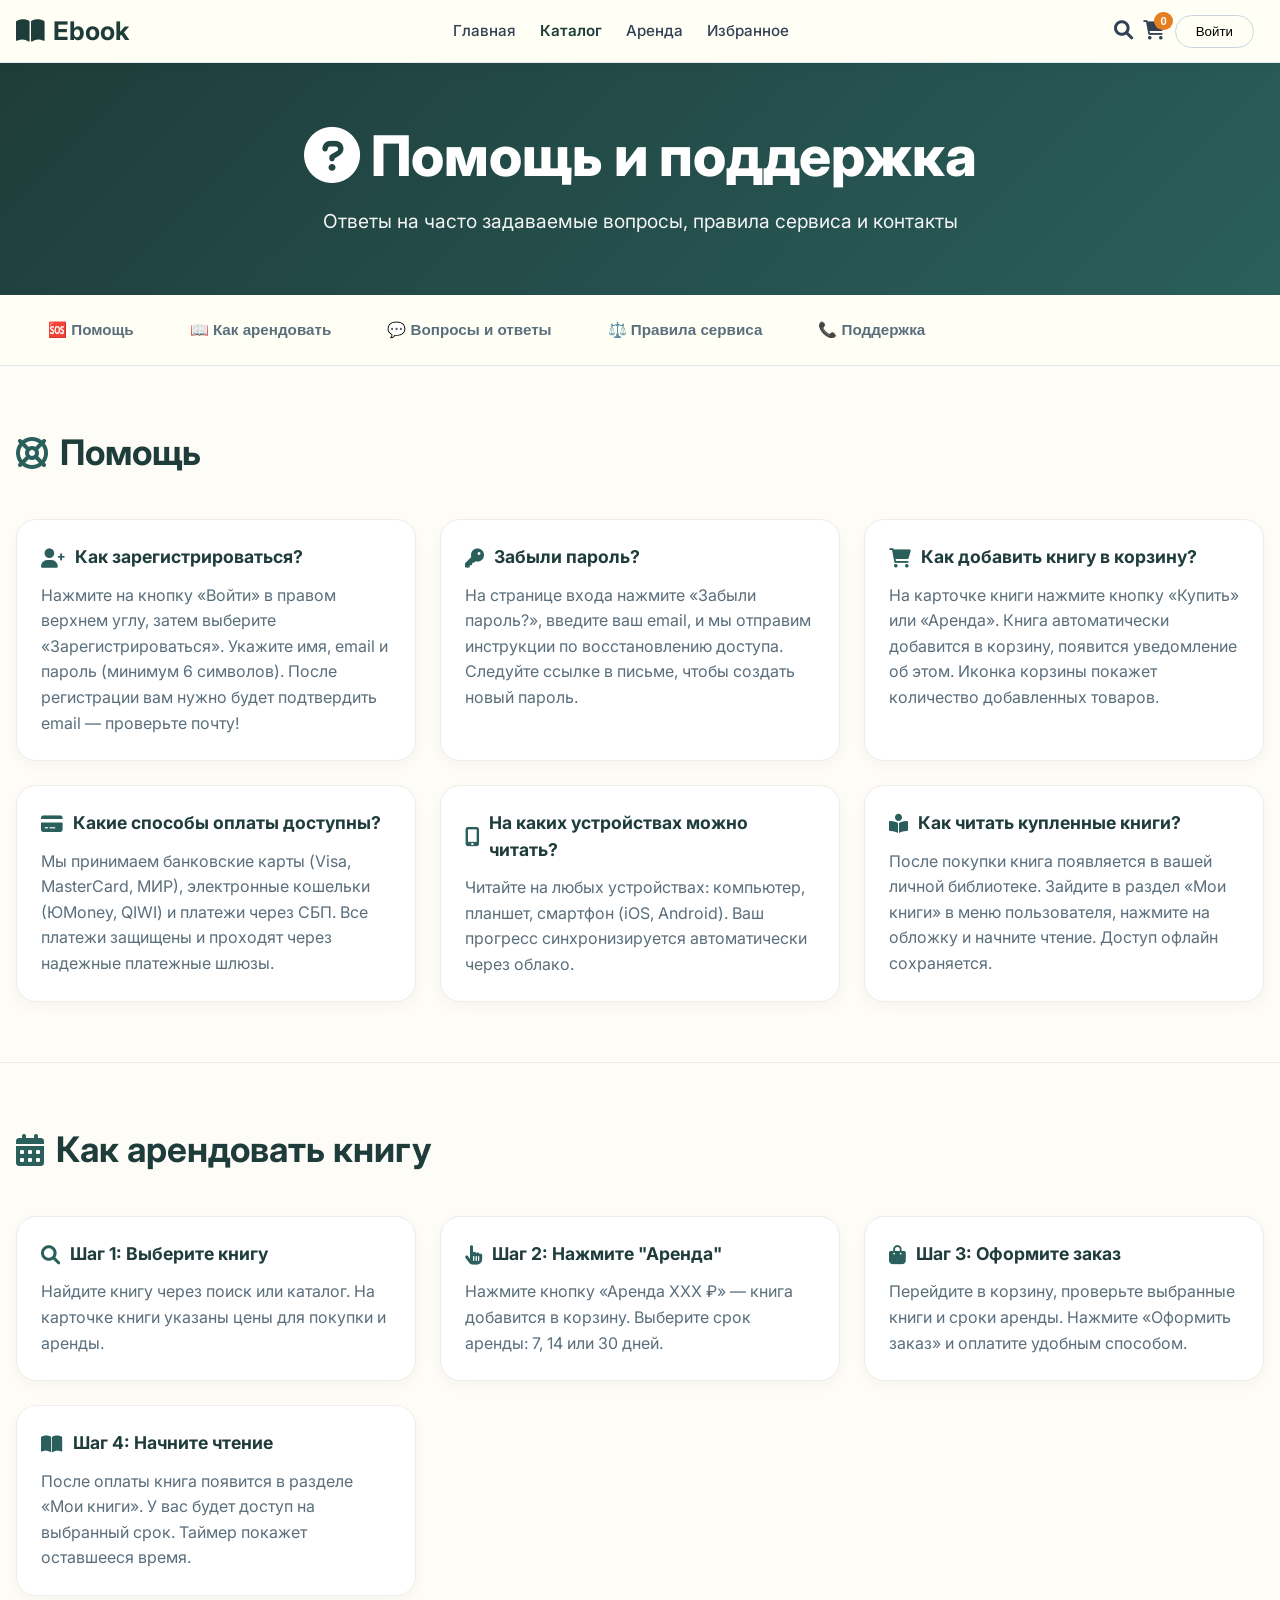
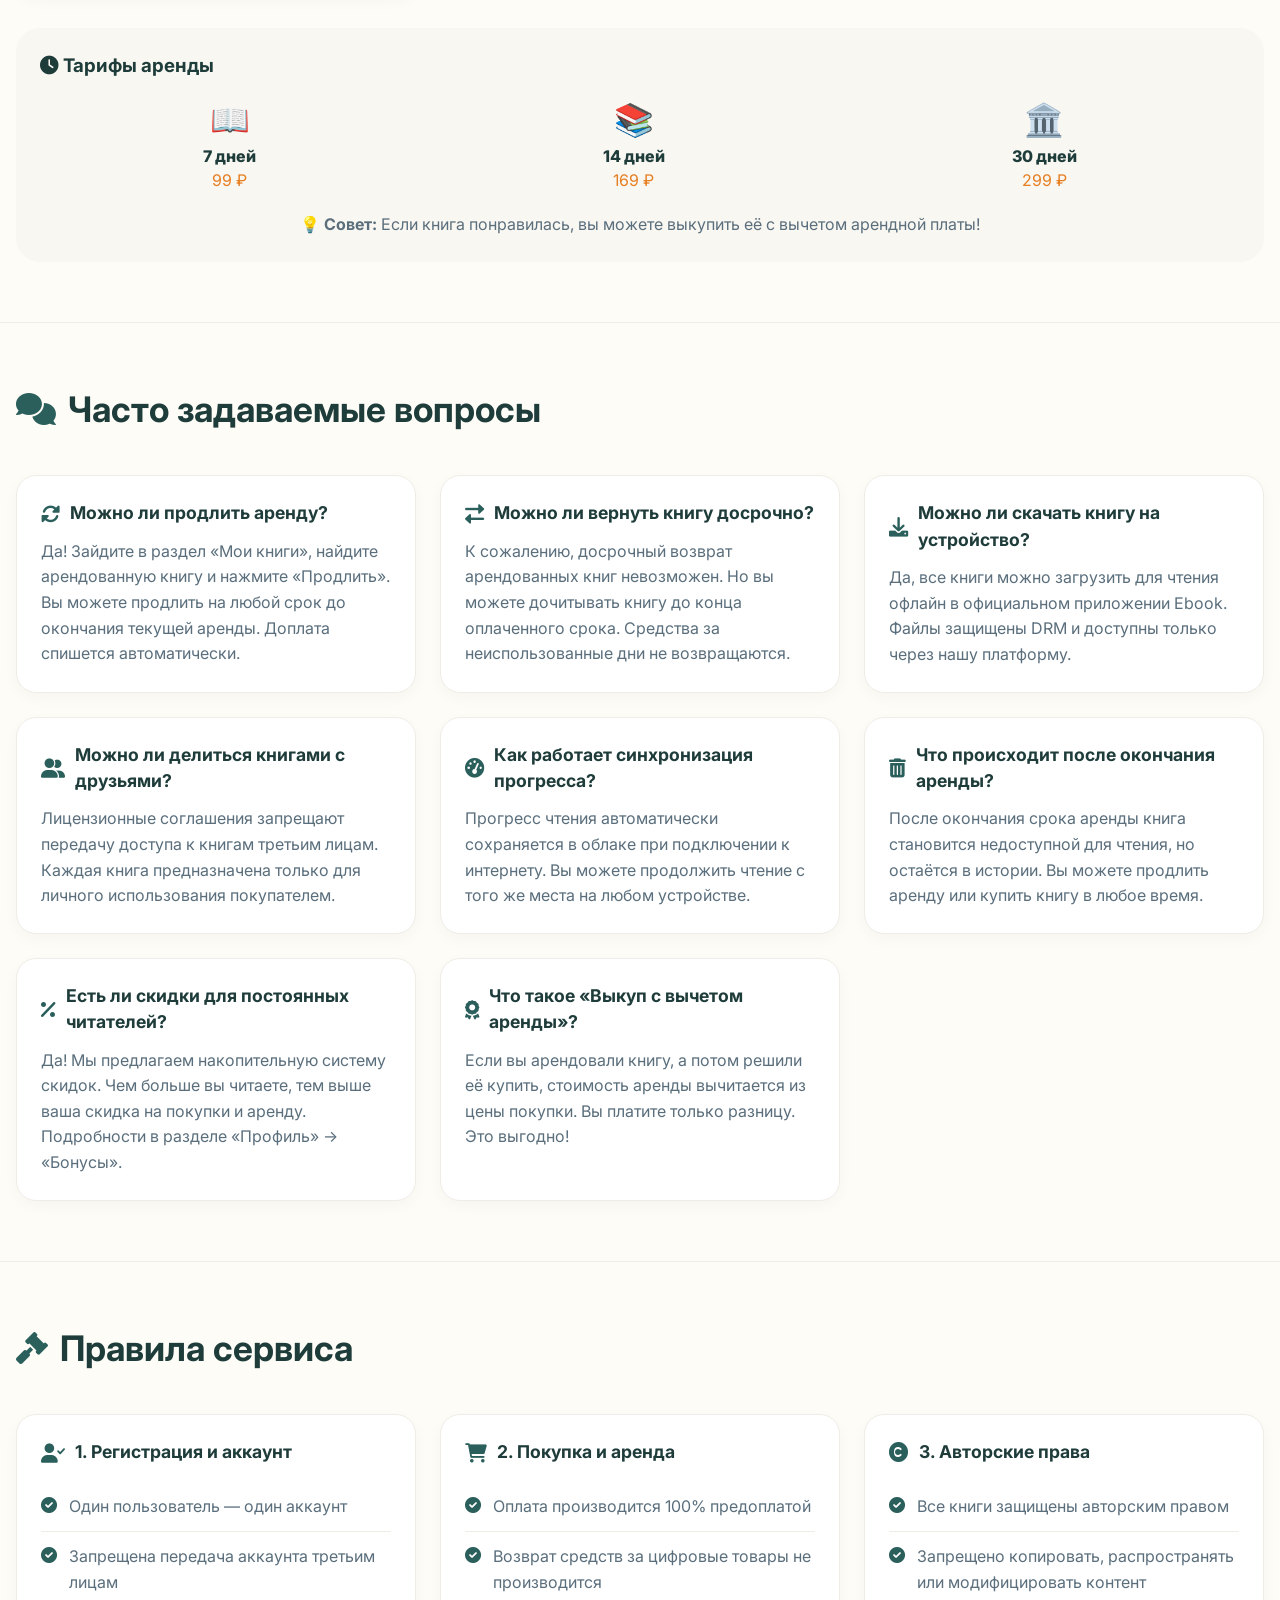
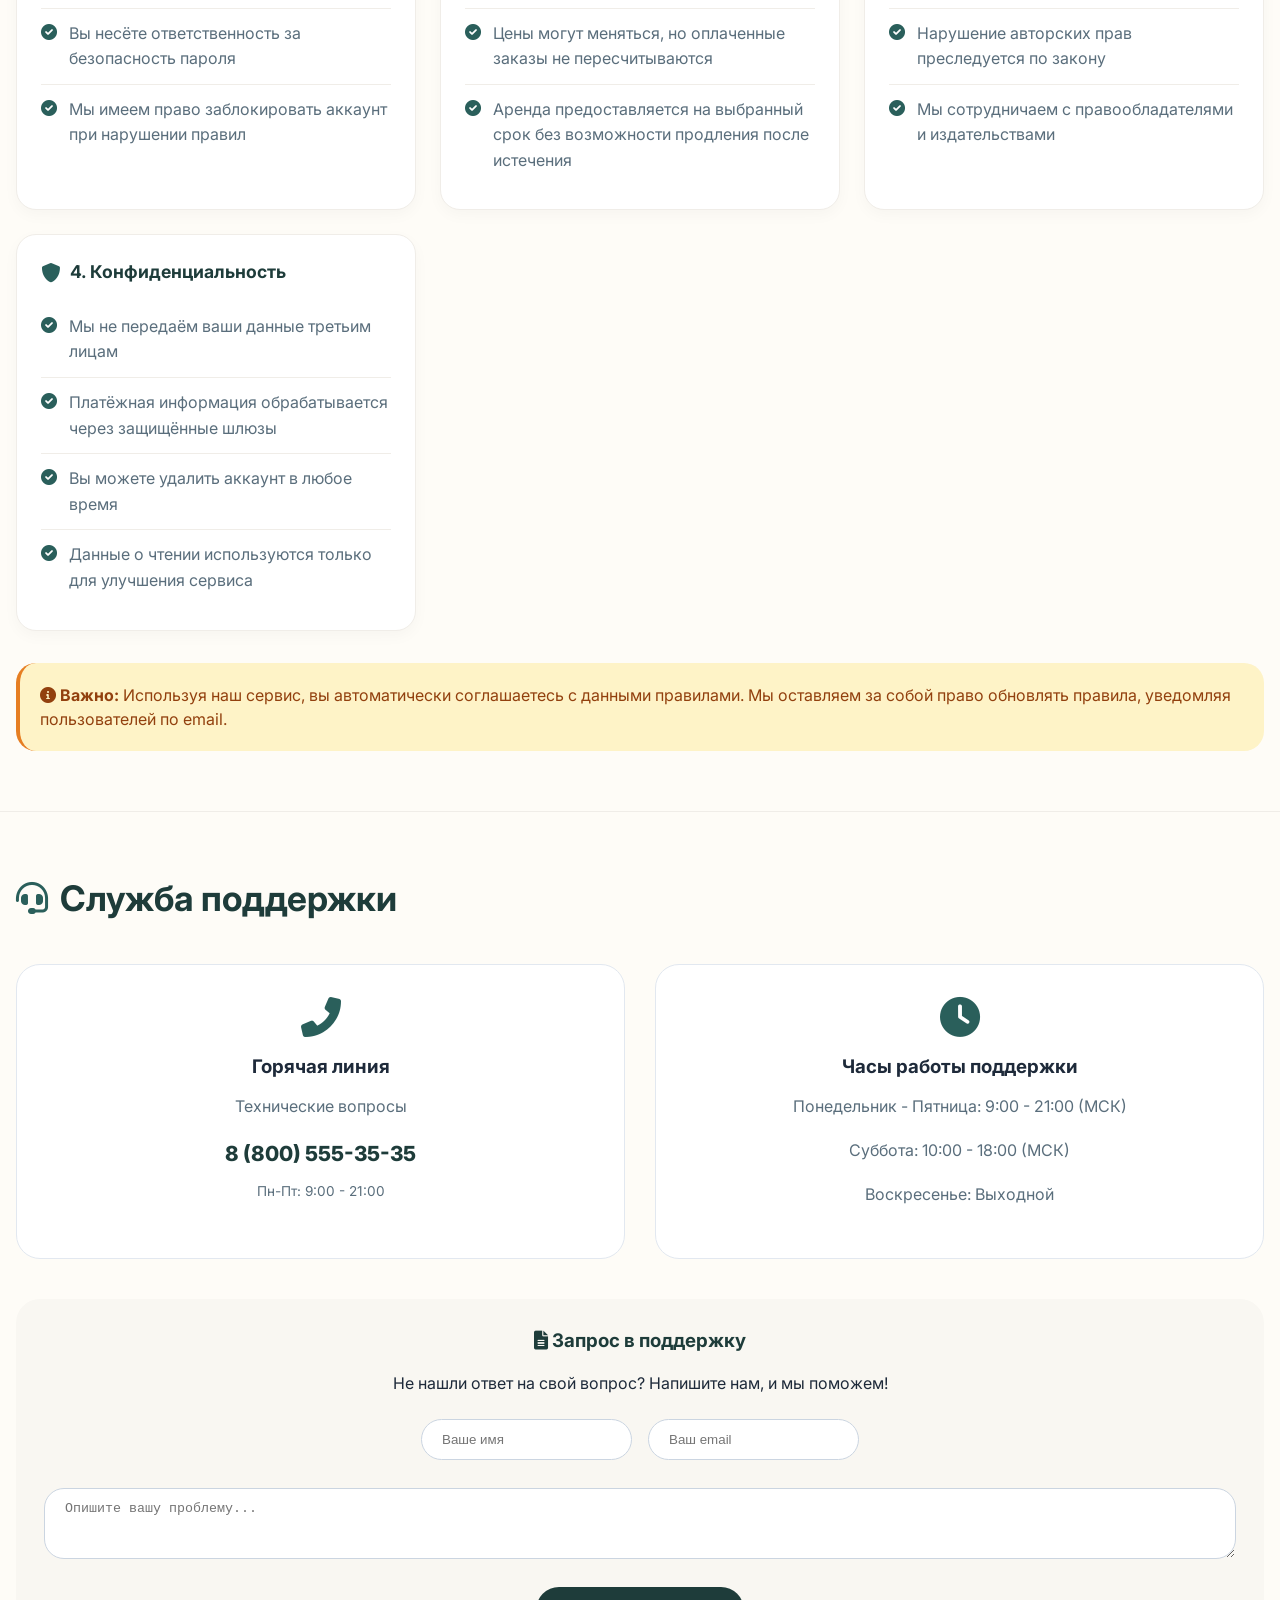
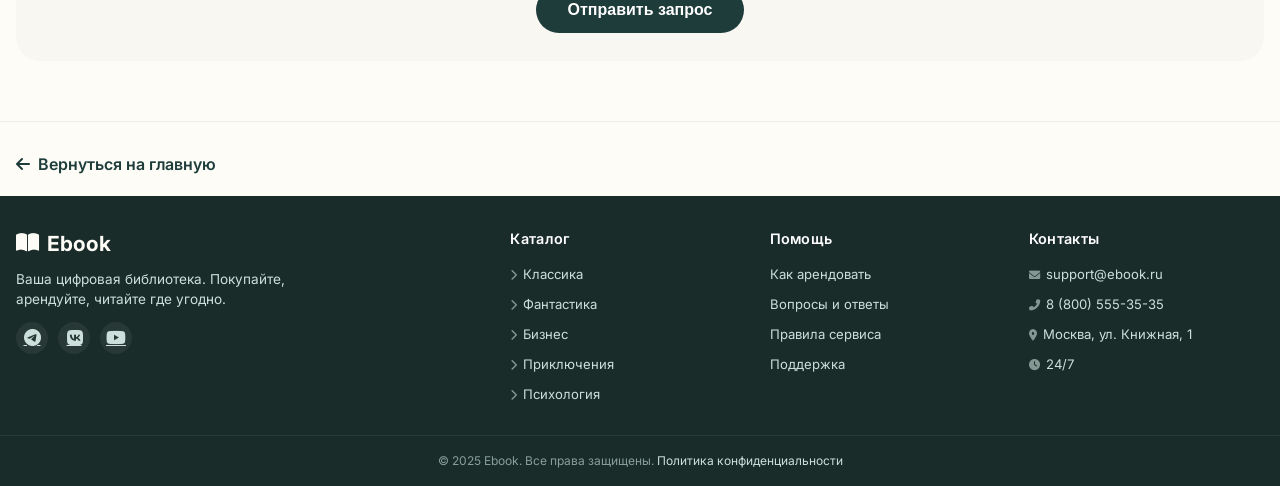
<file: faq.html>
<!DOCTYPE html>
<html lang="ru">
<head>
    <meta charset="UTF-8">
    <meta name="viewport" content="width=device-width, initial-scale=1.0, user-scalable=yes">
    <title>Помощь и поддержка — Ebook</title>
    <link rel="stylesheet" href="style.css">
    <link href="https://fonts.googleapis.com/css2?family=Inter:opsz,wght@14..32,300;14..32,400;14..32,600;14..32,700&display=swap" rel="stylesheet">
    <link rel="stylesheet" href="https://cdnjs.cloudflare.com/ajax/libs/font-awesome/6.0.0-beta3/css/all.min.css">
    <style>
        /* Дополнительные стили для FAQ страницы */
        .faq-hero {
            background: linear-gradient(135deg, #1e3c3a, #2a5f5b);
            color: white;
            padding: 60px 0;
            text-align: center;
        }

        .faq-hero h1 {
            color: white;
            background: none;
            -webkit-background-clip: unset;
            background-clip: unset;
            margin-bottom: 1rem;
        }

        .faq-hero p {
            font-size: 1.2rem;
            opacity: 0.95;
        }

        .faq-nav {
            background: white;
            border-bottom: 1px solid #e2e8f0;
            position: sticky;
            top: 80px;
            z-index: 99;
            background: rgba(255,255,245,0.95);
            backdrop-filter: blur(8px);
        }

        .faq-nav-container {
            display: flex;
            gap: 8px;
            overflow-x: auto;
            padding: 16px 24px;
            scrollbar-width: thin;
        }

        .faq-nav-btn {
            background: transparent;
            border: none;
            padding: 10px 24px;
            border-radius: 40px;
            font-weight: 600;
            color: #5a6e7c;
            cursor: pointer;
            transition: 0.2s;
            white-space: nowrap;
            font-size: 0.95rem;
        }

        .faq-nav-btn:hover {
            background: #f1f5f9;
            color: #1e3c3a;
        }

        .faq-nav-btn.active {
            background: #1e3c3a;
            color: white;
        }

        .faq-section {
            padding: 60px 0;
            border-bottom: 1px solid #f0ede8;
        }

        .faq-section:last-child {
            border-bottom: none;
        }

        .faq-section h2 {
            display: flex;
            align-items: center;
            gap: 12px;
            margin-bottom: 40px;
        }

        .faq-section h2 i {
            font-size: 2rem;
            color: #2a5f5b;
        }

        .faq-grid {
            display: grid;
            grid-template-columns: repeat(auto-fit, minmax(350px, 1fr));
            gap: 24px;
        }

        .faq-item {
            background: white;
            border-radius: 20px;
            padding: 24px;
            box-shadow: 0 5px 15px rgba(0,0,0,0.03);
            border: 1px solid #f0ede8;
            transition: 0.2s;
        }

        .faq-item:hover {
            transform: translateY(-3px);
            box-shadow: 0 15px 30px rgba(0,0,0,0.07);
        }

        .faq-question {
            font-weight: 700;
            font-size: 1.1rem;
            color: #1e3c3a;
            margin-bottom: 12px;
            display: flex;
            align-items: center;
            gap: 10px;
        }

        .faq-question i {
            color: #2a5f5b;
            font-size: 1.2rem;
        }

        .faq-answer {
            color: #5a6e7c;
            line-height: 1.6;
        }

        .rules-list, .steps-list {
            list-style: none;
            margin-top: 16px;
        }

        .rules-list li, .steps-list li {
            padding: 12px 0;
            border-bottom: 1px solid #f0ede8;
            display: flex;
            gap: 12px;
            align-items: flex-start;
        }

        .rules-list li:last-child, .steps-list li:last-child {
            border-bottom: none;
        }

        .rules-list li i, .steps-list li i {
            color: #2a5f5b;
            margin-top: 3px;
        }

        .contact-card {
            background: white;
            border-radius: 24px;
            padding: 32px;
            text-align: center;
            border: 1px solid #e2e8f0;
        }

        .contact-card i {
            font-size: 2.5rem;
            color: #2a5f5b;
            margin-bottom: 16px;
        }

        .contact-card h3 {
            margin-bottom: 12px;
        }

        .contact-card p {
            color: #5a6e7c;
            margin-bottom: 20px;
        }

        .support-grid {
            display: grid;
            grid-template-columns: repeat(auto-fit, minmax(280px, 1fr));
            gap: 30px;
            margin-top: 20px;
        }

        .back-to-home {
            display: inline-flex;
            align-items: center;
            gap: 8px;
            margin: 30px 0 20px;
            color: #1e3c3a;
            text-decoration: none;
            font-weight: 600;
            transition: 0.2s;
        }

        .back-to-home:hover {
            gap: 12px;
            color: #2a5f5b;
        }

        @media (max-width: 768px) {
            .faq-grid {
                grid-template-columns: 1fr;
            }
            .faq-section h2 {
                font-size: 1.5rem;
            }
            .faq-nav-container {
                padding: 12px 16px;
            }
            .faq-nav-btn {
                padding: 8px 16px;
                font-size: 0.85rem;
            }
        }
    </style>
</head>
<body>
    <header class="header">
        <div class="container header-container">
            <div class="logo">
                <i class="fas fa-book-open"></i>
                <span>Ebook</span>
            </div>
            <nav class="nav">
                <a href="index.html" class="nav-link">Главная</a>
                <a href="catalog.html" class="nav-link active">Каталог</a>
                <a href="rentals.html" class="nav-link">Аренда</a>
                <a href="favorites.html" class="nav-link">Избранное</a>
            </nav>
            <div class="header-actions">
                <button class="icon-btn" id="searchToggle"><i class="fas fa-search"></i></button>
                <div style="position: relative;">
                    <button class="icon-btn cart-btn">
                        <i class="fas fa-shopping-cart"></i>
                        <span class="cart-badge">0</span>
                    </button>
                    <div id="cartDropdown" class="cart-dropdown">
                        <div class="cart-header">
                            <h3><i class="fas fa-shopping-cart"></i> Моя корзина</h3>
                        </div>
                        <div id="cartItems" class="cart-items">
                            <div class="cart-empty">
                                <i class="fas fa-shopping-cart"></i>
                                <p>Корзина пуста</p>
                                <small>Добавьте книги из каталога</small>
                            </div>
                        </div>
                        <div class="cart-footer">
                            <div class="cart-total">
                                <span>Итого:</span>
                                <span id="cartTotal">0 ₽</span>
                            </div>
                            <button id="checkoutBtn" class="cart-checkout-btn">Оформить заказ</button>
                        </div>
                    </div>
                </div>
                <div id="authButtons">
                    <button class="btn-outline" id="openLoginModal">Войти</button>
                </div>
                <div id="userMenuContainer"></div>
            </div>
            <button class="mobile-menu-btn" id="mobileMenuBtn"><i class="fas fa-bars"></i></button>
        </div>
        <div class="search-bar" id="searchBar">
            <div class="container">
                <input type="text" placeholder="Поиск книг, авторов, жанров..." id="searchInput">
                <button><i class="fas fa-search"></i></button>
            </div>
        </div>
    </header>

    <main>
        <section class="faq-hero">
            <div class="container">
                <h1><i class="fas fa-question-circle"></i> Помощь и поддержка</h1>
                <p>Ответы на часто задаваемые вопросы, правила сервиса и контакты</p>
            </div>
        </section>

        <div class="faq-nav">
            <div class="container faq-nav-container">
                <button class="faq-nav-btn" data-section="help">🆘 Помощь</button>
                <button class="faq-nav-btn" data-section="how-to-rent">📖 Как арендовать</button>
                <button class="faq-nav-btn" data-section="qa">💬 Вопросы и ответы</button>
                <button class="faq-nav-btn" data-section="rules">⚖️ Правила сервиса</button>
                <button class="faq-nav-btn" data-section="support">📞 Поддержка</button>
            </div>
        </div>

        <!-- Раздел: Помощь -->
        <section id="help" class="faq-section">
            <div class="container">
                <h2><i class="fas fa-life-ring"></i> Помощь</h2>
                <div class="faq-grid">
                    <div class="faq-item">
                        <div class="faq-question">
                            <i class="fas fa-user-plus"></i>
                            Как зарегистрироваться?
                        </div>
                        <div class="faq-answer">
                            Нажмите на кнопку «Войти» в правом верхнем углу, затем выберите «Зарегистрироваться». 
                            Укажите имя, email и пароль (минимум 6 символов). После регистрации вам нужно будет 
                            подтвердить email — проверьте почту!
                        </div>
                    </div>
                    <div class="faq-item">
                        <div class="faq-question">
                            <i class="fas fa-key"></i>
                            Забыли пароль?
                        </div>
                        <div class="faq-answer">
                            На странице входа нажмите «Забыли пароль?», введите ваш email, и мы отправим 
                            инструкции по восстановлению доступа. Следуйте ссылке в письме, чтобы создать новый пароль.
                        </div>
                    </div>
                    <div class="faq-item">
                        <div class="faq-question">
                            <i class="fas fa-shopping-cart"></i>
                            Как добавить книгу в корзину?
                        </div>
                        <div class="faq-answer">
                            На карточке книги нажмите кнопку «Купить» или «Аренда». Книга автоматически добавится в корзину, 
                            появится уведомление об этом. Иконка корзины покажет количество добавленных товаров.
                        </div>
                    </div>
                    <div class="faq-item">
                        <div class="faq-question">
                            <i class="fas fa-credit-card"></i>
                            Какие способы оплаты доступны?
                        </div>
                        <div class="faq-answer">
                            Мы принимаем банковские карты (Visa, MasterCard, МИР), электронные кошельки (ЮMoney, QIWI) 
                            и платежи через СБП. Все платежи защищены и проходят через надежные платежные шлюзы.
                        </div>
                    </div>
                    <div class="faq-item">
                        <div class="faq-question">
                            <i class="fas fa-mobile-alt"></i>
                            На каких устройствах можно читать?
                        </div>
                        <div class="faq-answer">
                            Читайте на любых устройствах: компьютер, планшет, смартфон (iOS, Android). 
                            Ваш прогресс синхронизируется автоматически через облако.
                        </div>
                    </div>
                    <div class="faq-item">
                        <div class="faq-question">
                            <i class="fas fa-book-reader"></i>
                            Как читать купленные книги?
                        </div>
                        <div class="faq-answer">
                            После покупки книга появляется в вашей личной библиотеке. Зайдите в раздел «Мои книги» 
                            в меню пользователя, нажмите на обложку и начните чтение. Доступ офлайн сохраняется.
                        </div>
                    </div>
                </div>
            </div>
        </section>

        <!-- Раздел: Как арендовать -->
        <section id="how-to-rent" class="faq-section">
            <div class="container">
                <h2><i class="fas fa-calendar-alt"></i> Как арендовать книгу</h2>
                <div class="faq-grid">
                    <div class="faq-item">
                        <div class="faq-question">
                            <i class="fas fa-search"></i>
                            Шаг 1: Выберите книгу
                        </div>
                        <div class="faq-answer">
                            Найдите книгу через поиск или каталог. На карточке книги указаны цены для покупки и аренды.
                        </div>
                    </div>
                    <div class="faq-item">
                        <div class="faq-question">
                            <i class="fas fa-hand-pointer"></i>
                            Шаг 2: Нажмите "Аренда"
                        </div>
                        <div class="faq-answer">
                            Нажмите кнопку «Аренда ХХХ ₽» — книга добавится в корзину. Выберите срок аренды: 
                            7, 14 или 30 дней.
                        </div>
                    </div>
                    <div class="faq-item">
                        <div class="faq-question">
                            <i class="fas fa-shopping-bag"></i>
                            Шаг 3: Оформите заказ
                        </div>
                        <div class="faq-answer">
                            Перейдите в корзину, проверьте выбранные книги и сроки аренды. Нажмите «Оформить заказ» 
                            и оплатите удобным способом.
                        </div>
                    </div>
                    <div class="faq-item">
                        <div class="faq-question">
                            <i class="fas fa-book-open"></i>
                            Шаг 4: Начните чтение
                        </div>
                        <div class="faq-answer">
                            После оплаты книга появится в разделе «Мои книги». У вас будет доступ на выбранный срок. 
                            Таймер покажет оставшееся время.
                        </div>
                    </div>
                </div>
                <section id="price">
                    <div style="margin-top: 32px; padding: 24px; background: #f9f7f2; border-radius: 24px;">
                        <h3 style="color: #1e3c3a; margin-bottom: 16px;"><i class="fas fa-clock"></i> Тарифы аренды</h3>
                        <div style="display: flex; gap: 20px; flex-wrap: wrap; justify-content: space-around;">
                            <div style="text-align: center;">
                                <span style="font-size: 2rem;">📖</span>
                                <div style="font-weight: 800; color: #1e3c3a;">7 дней</div>
                                <div style="color: #e67e22;">99 ₽</div>
                            </div>
                            <div style="text-align: center;">
                                <span style="font-size: 2rem;">📚</span>
                                <div style="font-weight: 800; color: #1e3c3a;">14 дней</div>
                                <div style="color: #e67e22;">169 ₽</div>
                            </div>
                            <div style="text-align: center;">
                                <span style="font-size: 2rem;">🏛️</span>
                                <div style="font-weight: 800; color: #1e3c3a;">30 дней</div>
                                <div style="color: #e67e22;">299 ₽</div>
                            </div>
                        </div>
                        <div class="faq-answer" style="margin-top: 20px; text-align: center;">
                            💡 <strong>Совет:</strong> Если книга понравилась, вы можете выкупить её с вычетом арендной платы!
                        </div>
                    </div>
                </section>
            </div>
        </section>

        <!-- Раздел: Вопросы и ответы -->
        <section id="qa" class="faq-section">
            <div class="container">
                <h2><i class="fas fa-comments"></i> Часто задаваемые вопросы</h2>
                <div class="faq-grid">
                    <div class="faq-item">
                        <div class="faq-question">
                            <i class="fas fa-sync-alt"></i>
                            Можно ли продлить аренду?
                        </div>
                        <div class="faq-answer">
                            Да! Зайдите в раздел «Мои книги», найдите арендованную книгу и нажмите «Продлить». 
                            Вы можете продлить на любой срок до окончания текущей аренды. Доплата спишется автоматически.
                        </div>
                    </div>
                    <div class="faq-item">
                        <div class="faq-question">
                            <i class="fas fa-exchange-alt"></i>
                            Можно ли вернуть книгу досрочно?
                        </div>
                        <div class="faq-answer">
                            К сожалению, досрочный возврат арендованных книг невозможен. Но вы можете дочитывать 
                            книгу до конца оплаченного срока. Средства за неиспользованные дни не возвращаются.
                        </div>
                    </div>
                    <div class="faq-item">
                        <div class="faq-question">
                            <i class="fas fa-download"></i>
                            Можно ли скачать книгу на устройство?
                        </div>
                        <div class="faq-answer">
                            Да, все книги можно загрузить для чтения офлайн в официальном приложении Ebook. 
                            Файлы защищены DRM и доступны только через нашу платформу.
                        </div>
                    </div>
                    <div class="faq-item">
                        <div class="faq-question">
                            <i class="fas fa-user-friends"></i>
                            Можно ли делиться книгами с друзьями?
                        </div>
                        <div class="faq-answer">
                            Лицензионные соглашения запрещают передачу доступа к книгам третьим лицам. 
                            Каждая книга предназначена только для личного использования покупателем.
                        </div>
                    </div>
                    <div class="faq-item">
                        <div class="faq-question">
                            <i class="fas fa-tachometer-alt"></i>
                            Как работает синхронизация прогресса?
                        </div>
                        <div class="faq-answer">
                            Прогресс чтения автоматически сохраняется в облаке при подключении к интернету. 
                            Вы можете продолжить чтение с того же места на любом устройстве.
                        </div>
                    </div>
                    <div class="faq-item">
                        <div class="faq-question">
                            <i class="fas fa-trash-alt"></i>
                            Что происходит после окончания аренды?
                        </div>
                        <div class="faq-answer">
                            После окончания срока аренды книга становится недоступной для чтения, но остаётся в 
                            истории. Вы можете продлить аренду или купить книгу в любое время.
                        </div>
                    </div>
                    <div class="faq-item">
                        <div class="faq-question">
                            <i class="fas fa-percent"></i>
                            Есть ли скидки для постоянных читателей?
                        </div>
                        <div class="faq-answer">
                            Да! Мы предлагаем накопительную систему скидок. Чем больше вы читаете, тем выше ваша 
                            скидка на покупки и аренду. Подробности в разделе «Профиль» → «Бонусы».
                        </div>
                    </div>
                    <div class="faq-item">
                        <div class="faq-question">
                            <i class="fas fa-award"></i>
                            Что такое «Выкуп с вычетом аренды»?
                        </div>
                        <div class="faq-answer">
                            Если вы арендовали книгу, а потом решили её купить, стоимость аренды вычитается из 
                            цены покупки. Вы платите только разницу. Это выгодно!
                        </div>
                    </div>
                </div>
            </div>
        </section>

        <!-- Раздел: Правила сервиса -->
        <section id="rules" class="faq-section">
            <div class="container">
                <h2><i class="fas fa-gavel"></i> Правила сервиса</h2>
                <div class="faq-grid">
                    <div class="faq-item">
                        <div class="faq-question">
                            <i class="fas fa-user-check"></i>
                            1. Регистрация и аккаунт
                        </div>
                        <div class="faq-answer">
                            <ul class="rules-list">
                                <li><i class="fas fa-check-circle"></i> Один пользователь — один аккаунт</li>
                                <li><i class="fas fa-check-circle"></i> Запрещена передача аккаунта третьим лицам</li>
                                <li><i class="fas fa-check-circle"></i> Вы несёте ответственность за безопасность пароля</li>
                                <li><i class="fas fa-check-circle"></i> Мы имеем право заблокировать аккаунт при нарушении правил</li>
                            </ul>
                        </div>
                    </div>
                    <div class="faq-item">
                        <div class="faq-question">
                            <i class="fas fa-shopping-cart"></i>
                            2. Покупка и аренда
                        </div>
                        <div class="faq-answer">
                            <ul class="rules-list">
                                <li><i class="fas fa-check-circle"></i> Оплата производится 100% предоплатой</li>
                                <li><i class="fas fa-check-circle"></i> Возврат средств за цифровые товары не производится</li>
                                <li><i class="fas fa-check-circle"></i> Цены могут меняться, но оплаченные заказы не пересчитываются</li>
                                <li><i class="fas fa-check-circle"></i> Аренда предоставляется на выбранный срок без возможности продления после истечения</li>
                            </ul>
                        </div>
                    </div>
                    <div class="faq-item">
                        <div class="faq-question">
                            <i class="fas fa-copyright"></i>
                            3. Авторские права
                        </div>
                        <div class="faq-answer">
                            <ul class="rules-list">
                                <li><i class="fas fa-check-circle"></i> Все книги защищены авторским правом</li>
                                <li><i class="fas fa-check-circle"></i> Запрещено копировать, распространять или модифицировать контент</li>
                                <li><i class="fas fa-check-circle"></i> Нарушение авторских прав преследуется по закону</li>
                                <li><i class="fas fa-check-circle"></i> Мы сотрудничаем с правообладателями и издательствами</li>
                            </ul>
                        </div>
                    </div>
                    <div class="faq-item">
                        <div class="faq-question">
                            <i class="fas fa-shield-alt"></i>
                            4. Конфиденциальность
                        </div>
                        <div class="faq-answer">
                            <ul class="rules-list">
                                <li><i class="fas fa-check-circle"></i> Мы не передаём ваши данные третьим лицам</li>
                                <li><i class="fas fa-check-circle"></i> Платёжная информация обрабатывается через защищённые шлюзы</li>
                                <li><i class="fas fa-check-circle"></i> Вы можете удалить аккаунт в любое время</li>
                                <li><i class="fas fa-check-circle"></i> Данные о чтении используются только для улучшения сервиса</li>
                            </ul>
                        </div>
                    </div>
                </div>
                <div style="margin-top: 32px; padding: 20px; background: #fef3c7; border-radius: 20px; border-left: 4px solid #e67e22;">
                    <p style="margin: 0; color: #92400e;">
                        <strong><i class="fas fa-info-circle"></i> Важно:</strong> 
                        Используя наш сервис, вы автоматически соглашаетесь с данными правилами. 
                        Мы оставляем за собой право обновлять правила, уведомляя пользователей по email.
                    </p>
                </div>
            </div>
        </section>

        <!-- Раздел: Поддержка -->
        <section id="support" class="faq-section">
            <div class="container">
                <h2><i class="fas fa-headset"></i> Служба поддержки</h2>
                <div class="support-grid">
                    <div class="contact-card">
                        <i class="fas fa-phone-alt"></i>
                        <h3>Горячая линия</h3>
                        <p>Технические вопросы</p>
                        <div style="font-weight: 800; color: #1e3c3a; font-size: 1.3rem;">8 (800) 555-35-35</div>
                        <p style="font-size: 0.85rem; margin-top: 12px;">Пн-Пт: 9:00 - 21:00</p>
                    </div>
                    <div class="contact-card">
                        <i class="fas fa-clock"></i>
                        <h3>Часы работы поддержки</h3>
                        <p>Понедельник - Пятница: 9:00 - 21:00 (МСК)</p>
                        <p>Суббота: 10:00 - 18:00 (МСК)</p>
                        <p>Воскресенье: Выходной</p>
                    </div>
                </div>
                <div style="margin-top: 40px; padding: 28px; background: #f9f7f2; border-radius: 24px; text-align: center;">
                    <h3 style="color: #1e3c3a; margin-bottom: 16px;"><i class="fas fa-file-alt"></i> Запрос в поддержку</h3>
                    <p>Не нашли ответ на свой вопрос? Напишите нам, и мы поможем!</p>
                    <div style="display: flex; gap: 16px; justify-content: center; margin-top: 24px; flex-wrap: wrap;">
                        <input type="text" id="supportName" placeholder="Ваше имя" style="padding: 12px 20px; border-radius: 40px; border: 1px solid #cbd5e1; min-width: 200px;">
                        <input type="email" id="supportEmail" placeholder="Ваш email" style="padding: 12px 20px; border-radius: 40px; border: 1px solid #cbd5e1; min-width: 200px;">
                        <textarea id="supportMessage" placeholder="Опишите вашу проблему..." rows="3" style="width: 100%; padding: 12px 20px; border-radius: 20px; border: 1px solid #cbd5e1; margin-top: 12px;"></textarea>
                        <button id="sendSupportBtn" class="btn-primary" style="margin-top: 12px;">Отправить запрос</button>
                    </div>
                </div>
            </div>
        </section>

        <div class="container">
            <a href="index.html" class="back-to-home">
                <i class="fas fa-arrow-left"></i> Вернуться на главную
            </a>
        </div>
    </main>

    <footer class="footer">
    <div class="container footer-container">
        <div class="footer-col">
            <div class="logo"><i class="fas fa-book-open"></i> Ebook</div>
            <p>Ваша цифровая библиотека. Покупайте, арендуйте, читайте где угодно.</p>
            <div class="socials">
                <a href="https://web.telegram.org/" aria-label="Telegram"><i class="fab fa-telegram"></i></a>
                <a href="https://vk.ru/id590981479" aria-label="VK"><i class="fab fa-vk"></i></a>
                <a href="https://www.youtube.com/watch?v=0uU8vvMpwZo&t=7871s" aria-label="YouTube"><i class="fab fa-youtube"></i></a>
            </div>
        </div>
        <div class="footer-col">
            <h4>Каталог</h4>
            <ul>
                <li><a href="catalog.html?genre=классика"><i class="fas fa-chevron-right"></i> Классика</a></li>
                <li><a href="catalog.html?genre=фантастика"><i class="fas fa-chevron-right"></i> Фантастика</a></li>
                <li><a href="catalog.html?genre=бизнес"><i class="fas fa-chevron-right"></i> Бизнес</a></li>
                <li><a href="catalog.html?genre=приключения"><i class="fas fa-chevron-right"></i> Приключения</a></li>
                <li><a href="catalog.html?genre=психология"><i class="fas fa-chevron-right"></i> Психология</a></li>
            </ul>
        </div>
        <div class="footer-col">
            <h4>Помощь</h4>
                    <ul>
                        <li><a href="faq.html#how-to-rent">Как арендовать</a></li>
                        <li><a href="faq.html#qa">Вопросы и ответы</a></li>
                        <li><a href="faq.html#rules">Правила сервиса</a></li>
                        <li><a href="faq.html#support">Поддержка</a></li>
                    </ul>
        </div>
        <div class="footer-col">
            <h4>Контакты</h4>
            <ul>
                <li><a href="mailto:support@ebook.ru"><i class="fas fa-envelope"></i> support@ebook.ru</a></li>
                <li><a href="tel:88005553535"><i class="fas fa-phone-alt"></i> 8 (800) 555-35-35</a></li>
                <li><a href="#"><i class="fas fa-map-marker-alt"></i> Москва, ул. Книжная, 1</a></li>
                <li><a href="#"><i class="fas fa-clock"></i> 24/7</a></li>
            </ul>
        </div>
    </div>
    <div class="footer-bottom">
        <p>© 2025 Ebook. Все права защищены. <a href="#">Политика конфиденциальности</a></p>
    </div>
</footer>

    <script type="module">
        import { supabase } from './supabase.js';
        import { checkCurrentUser, getCurrentUser, logoutUser } from './auth.js';
        import { 
            registerUser, 
            loginUser, 
            resetPassword 
        } from './auth.js';

        // Корзина
        let cart = JSON.parse(localStorage.getItem('cart')) || [];

        function updateCartBadge() {
            const badge = document.querySelector('.cart-badge');
            if (badge) {
                const totalItems = cart.reduce((sum, item) => sum + item.quantity, 0);
                badge.innerText = totalItems;
                badge.style.display = totalItems > 0 ? 'flex' : 'none';
            }
        }

        function renderCartDropdown() {
            const cartItemsContainer = document.getElementById('cartItems');
            const cartTotalSpan = document.getElementById('cartTotal');
            if (!cartItemsContainer) return;
            
            if (cart.length === 0) {
                cartItemsContainer.innerHTML = `
                    <div class="cart-empty">
                        <i class="fas fa-shopping-cart"></i>
                        <p>Корзина пуста</p>
                        <small>Добавьте книги из каталога</small>
                    </div>
                `;
                if (cartTotalSpan) cartTotalSpan.textContent = '0 ₽';
                return;
            }
            
            let total = 0;
            cartItemsContainer.innerHTML = cart.map(item => {
                const itemTotal = item.price * item.quantity;
                total += itemTotal;
                const typeText = item.type === 'rent' ? 'Аренда' : 'Покупка';
                return `
                    <div class="cart-item">
                        <div class="cart-item-image">
                            <img src="${item.cover_image || 'https://placehold.co/300x400/e2e8f0/1e3c3a?text=📖'}" alt="${item.title}">
                        </div>
                        <div class="cart-item-details">
                            <div class="cart-item-title">${item.title}</div>
                            <div class="cart-item-author">${item.author || 'Автор не указан'}</div>
                            <div class="cart-item-price">${item.price} ₽ × ${item.quantity}<span class="cart-item-type">${typeText}</span></div>
                        </div>
                    </div>
                `;
            }).join('');
            if (cartTotalSpan) cartTotalSpan.textContent = total + ' ₽';
        }

        function toggleCart() {
            const dropdown = document.getElementById('cartDropdown');
            if (dropdown) {
                dropdown.classList.toggle('show');
                renderCartDropdown();
            }
        }

        updateCartBadge();

        // Навигация по разделам FAQ
        const navButtons = document.querySelectorAll('.faq-nav-btn');
        const sections = {
            help: document.getElementById('help'),
            'how-to-rent': document.getElementById('how-to-rent'),
            qa: document.getElementById('qa'),
            rules: document.getElementById('rules'),
            support: document.getElementById('support')
        };

        function scrollToSection(sectionId) {
            const section = sections[sectionId];
            if (section) {
                section.scrollIntoView({ behavior: 'smooth', block: 'start' });
            }
            navButtons.forEach(btn => {
                if (btn.dataset.section === sectionId) {
                    btn.classList.add('active');
                } else {
                    btn.classList.remove('active');
                }
            });
        }

        navButtons.forEach(btn => {
            btn.addEventListener('click', () => {
                scrollToSection(btn.dataset.section);
            });
        });

        // Проверка hash в URL
        if (window.location.hash) {
            const hash = window.location.hash.slice(1);
            if (sections[hash]) {
                setTimeout(() => scrollToSection(hash), 100);
            }
        }

        // Авторизация
        const modal = document.getElementById('authModal');
        const loginForm = document.getElementById('loginForm');
        const registerForm = document.getElementById('registerForm');
        const resetForm = document.getElementById('resetForm');
        const modalTitle = document.getElementById('modalTitle');
        const authMessage = document.getElementById('authMessage');

        function openModal() { if (modal) modal.style.display = 'block'; showLoginForm(); }
        function closeModal() { if (modal) modal.style.display = 'none'; clearAuthMessage(); }
        function showLoginForm() {
            if (loginForm) loginForm.style.display = 'block';
            if (registerForm) registerForm.style.display = 'none';
            if (resetForm) resetForm.style.display = 'none';
            if (modalTitle) modalTitle.textContent = 'Вход в аккаунт';
            clearAuthMessage();
        }
        function showRegisterForm() {
            if (loginForm) loginForm.style.display = 'none';
            if (registerForm) registerForm.style.display = 'block';
            if (resetForm) resetForm.style.display = 'none';
            if (modalTitle) modalTitle.textContent = 'Регистрация';
            clearAuthMessage();
        }
        function showResetForm() {
            if (loginForm) loginForm.style.display = 'none';
            if (registerForm) registerForm.style.display = 'none';
            if (resetForm) resetForm.style.display = 'block';
            if (modalTitle) modalTitle.textContent = 'Сброс пароля';
            clearAuthMessage();
        }
        function clearAuthMessage() {
            if (authMessage) {
                authMessage.textContent = '';
                authMessage.className = 'auth-message';
                authMessage.style.display = 'none';
            }
        }
        function showAuthMessage(text, isError = true) {
            if (authMessage) {
                authMessage.textContent = text;
                authMessage.className = `auth-message ${isError ? 'error' : 'success'}`;
                authMessage.style.display = 'block';
                setTimeout(() => { if (authMessage) authMessage.style.display = 'none'; }, 3000);
            }
        }

        async function handleRegister() {
            const username = document.getElementById('regUsername')?.value;
            const email = document.getElementById('regEmail')?.value;
            const password = document.getElementById('regPassword')?.value;
            const confirmPassword = document.getElementById('regConfirmPassword')?.value;
            if (!username || !email || !password) { showAuthMessage('Заполните все поля'); return; }
            if (password !== confirmPassword) { showAuthMessage('Пароли не совпадают'); return; }
            if (password.length < 6) { showAuthMessage('Пароль должен содержать минимум 6 символов'); return; }
            const result = await registerUser(email, password, username);
            if (result.success) {
                showAuthMessage('Регистрация успешна! Теперь войдите в аккаунт.', false);
                setTimeout(() => showLoginForm(), 2000);
            } else {
                showAuthMessage(result.error || 'Ошибка регистрации');
            }
        }

        async function handleLogin() {
            const email = document.getElementById('loginEmail')?.value;
            const password = document.getElementById('loginPassword')?.value;
            if (!email || !password) { showAuthMessage('Заполните все поля'); return; }
            const result = await loginUser(email, password);
            if (result.success) {
                showAuthMessage('Добро пожаловать!', false);
                setTimeout(() => { closeModal(); updateUserUI(); }, 1500);
            } else {
                showAuthMessage(result.error || 'Неверный email или пароль');
            }
        }

        async function handleLogout() {
            const result = await logoutUser();
            if (result.success) {
                alert('Вы вышли из аккаунта');
                updateUserUI();
            }
        }

        async function handleResetPassword() {
            const email = document.getElementById('resetEmail')?.value;
            if (!email) { showAuthMessage('Введите email'); return; }
            const result = await resetPassword(email);
            if (result.success) {
                showAuthMessage('Инструкции по сбросу пароля отправлены на email', false);
                setTimeout(() => showLoginForm(), 3000);
            } else {
                showAuthMessage(result.error || 'Ошибка сброса пароля');
            }
        }

        async function updateUserUI() {
            const user = getCurrentUser();
            const authButtons = document.getElementById('authButtons');
            const userMenuContainer = document.getElementById('userMenuContainer');
            const userMenu = document.getElementById('userMenu');
            const userName = document.getElementById('userName');
            
            if (user) {
                if (authButtons) authButtons.style.display = 'none';
                if (userMenuContainer && userMenu) {
                    userMenuContainer.appendChild(userMenu);
                    userMenu.style.display = 'block';
                    if (userName) userName.textContent = user.username || user.email?.split('@')[0] || 'Пользователь';
                    
                    // Добавляем обработчик клика по пользователю
                    const userInfo = userMenu.querySelector('.user-info');
                    const dropdown = userMenu.querySelector('.user-dropdown');
                    
                    // Удаляем старые обработчики, чтобы не было дублирования
                    const newUserInfo = userInfo.cloneNode(true);
                    userInfo.parentNode.replaceChild(newUserInfo, userInfo);
                    
                    newUserInfo.addEventListener('click', (e) => {
                        e.stopPropagation();
                        dropdown.classList.toggle('show');
                    });
                    
                    // Закрываем при клике вне меню
                    document.addEventListener('click', function closeDropdown(e) {
                        if (!userMenu.contains(e.target)) {
                            dropdown.classList.remove('show');
                        }
                    });
                }
            } else {
                if (authButtons) authButtons.style.display = 'block';
                if (userMenu) userMenu.style.display = 'none';
            }
        }
        function setupAuth() {
            const openModalBtn = document.getElementById('openLoginModal');
            if (openModalBtn) openModalBtn.addEventListener('click', openModal);
            const closeBtn = document.querySelector('.modal-close');
            if (closeBtn) closeBtn.addEventListener('click', closeModal);
            window.addEventListener('click', (e) => { if (e.target === modal) closeModal(); });
            document.getElementById('switchToRegister')?.addEventListener('click', (e) => { e.preventDefault(); showRegisterForm(); });
            document.getElementById('switchToLogin')?.addEventListener('click', (e) => { e.preventDefault(); showLoginForm(); });
            document.getElementById('forgotPassword')?.addEventListener('click', (e) => { e.preventDefault(); showResetForm(); });
            document.getElementById('backToLogin')?.addEventListener('click', (e) => { e.preventDefault(); showLoginForm(); });
            document.getElementById('registerBtn')?.addEventListener('click', handleRegister);
            document.getElementById('loginBtn')?.addEventListener('click', handleLogin);
            document.getElementById('resetBtn')?.addEventListener('click', handleResetPassword);
            document.getElementById('logoutBtn')?.addEventListener('click', handleLogout);
        }

        document.addEventListener('DOMContentLoaded', async () => {
            setupAuth();
            await checkCurrentUser();
            await updateUserUI();
            
            const cartBtn = document.querySelector('.cart-btn');
            if (cartBtn) cartBtn.addEventListener('click', (e) => { e.stopPropagation(); toggleCart(); });
            
            document.addEventListener('click', (e) => {
                const dropdown = document.getElementById('cartDropdown');
                const cartButton = document.querySelector('.cart-btn');
                if (dropdown && cartButton && !cartButton.contains(e.target) && !dropdown.contains(e.target)) {
                    dropdown.classList.remove('show');
                }
            });

            // Поиск
            const searchToggle = document.getElementById('searchToggle');
            const searchBar = document.getElementById('searchBar');
            if (searchToggle && searchBar) {
                searchToggle.addEventListener('click', () => searchBar.classList.toggle('open'));
            }

            // Мобильное меню
            const mobileBtn = document.getElementById('mobileMenuBtn');
            const nav = document.querySelector('.nav');
            const actions = document.querySelector('.header-actions');
            if (mobileBtn && nav && actions) {
                let isOpen = false;
                mobileBtn.addEventListener('click', () => {
                    if (!isOpen) {
                        nav.style.display = 'flex';
                        actions.style.display = 'flex';
                        nav.style.flexDirection = 'column';
                        nav.style.position = 'absolute';
                        nav.style.top = '70px';
                        nav.style.left = '0';
                        nav.style.width = '100%';
                        nav.style.backgroundColor = 'white';
                        nav.style.padding = '20px';
                        actions.style.position = 'absolute';
                        actions.style.top = '200px';
                        actions.style.left = '0';
                        actions.style.width = '100%';
                        actions.style.justifyContent = 'center';
                        actions.style.backgroundColor = 'white';
                        isOpen = true;
                    } else {
                        nav.style.display = '';
                        actions.style.display = '';
                        nav.style = '';
                        actions.style = '';
                        isOpen = false;
                    } 
                    // Закрываем меню пользователя при клике вне
                document.addEventListener('click', function(e) {
                    const userMenu = document.getElementById('userMenu');
                    const dropdown = userMenu?.querySelector('.user-dropdown');
                    if (userMenu && dropdown && !userMenu.contains(e.target)) {
                        dropdown.classList.remove('show');
                    }
                });
            
                // Закрываем меню при нажатии Escape
                document.addEventListener('keydown', function(e) {
                    if (e.key === 'Escape') {
                        document.querySelectorAll('.user-dropdown.show').forEach(d => {
                            d.classList.remove('show');
                        });
                        document.querySelectorAll('.cart-dropdown.show').forEach(d => {
                            d.classList.remove('show');
                        });
                    }
                });
            });
            }

            // Отправка запроса в поддержку
            const sendBtn = document.getElementById('sendSupportBtn');
            if (sendBtn) {
                sendBtn.addEventListener('click', () => {
                    const name = document.getElementById('supportName')?.value;
                    const email = document.getElementById('supportEmail')?.value;
                    const message = document.getElementById('supportMessage')?.value;
                    if (!name || !email || !message) {
                        alert('Пожалуйста, заполните все поля');
                        return;
                    }
                    alert('Ваш запрос отправлен! Мы свяжемся с вами в ближайшее время.');
                    document.getElementById('supportName').value = '';
                    document.getElementById('supportEmail').value = '';
                    document.getElementById('supportMessage').value = '';
                });
            }
        });
    </script>

    <!-- Модальное окно авторизации -->
    <div id="authModal" class="modal">
        <div class="modal-content">
            <div class="modal-header">
                <h2 id="modalTitle">Вход в аккаунт</h2>
                <button class="modal-close">&times;</button>
            </div>
            <div id="loginForm" class="auth-form">
                <div class="form-group">
                    <label for="loginEmail">Email</label>
                    <input type="email" id="loginEmail" placeholder="example@mail.com" required>
                </div>
                <div class="form-group">
                    <label for="loginPassword">Пароль</label>
                    <input type="password" id="loginPassword" placeholder="••••••••" required>
                </div>
                <button id="loginBtn" class="btn-primary auth-submit">Войти</button>
                <p class="auth-switch">Нет аккаунта? <a href="#" id="switchToRegister">Зарегистрироваться</a></p>
                <p class="auth-switch"><a href="#" id="forgotPassword">Забыли пароль?</a></p>
            </div>
            <div id="registerForm" class="auth-form" style="display: none;">
                <div class="form-group">
                    <label for="regUsername">Имя пользователя</label>
                    <input type="text" id="regUsername" placeholder="Иван Иванов" required>
                </div>
                <div class="form-group">
                    <label for="regEmail">Email</label>
                    <input type="email" id="regEmail" placeholder="example@mail.com" required>
                </div>
                <div class="form-group">
                    <label for="regPassword">Пароль</label>
                    <input type="password" id="regPassword" placeholder="минимум 6 символов" required>
                </div>
                <div class="form-group">
                    <label for="regConfirmPassword">Подтвердите пароль</label>
                    <input type="password" id="regConfirmPassword" placeholder="••••••••" required>
                </div>
                <button id="registerBtn" class="btn-primary auth-submit">Зарегистрироваться</button>
                <p class="auth-switch">Уже есть аккаунт? <a href="#" id="switchToLogin">Войти</a></p>
            </div>
            <div id="resetForm" class="auth-form" style="display: none;">
                <div class="form-group">
                    <label for="resetEmail">Email</label>
                    <input type="email" id="resetEmail" placeholder="example@mail.com" required>
                </div>
                <button id="resetBtn" class="btn-primary auth-submit">Сбросить пароль</button>
                <p class="auth-switch"><a href="#" id="backToLogin">Вернуться ко входу</a></p>
            </div>
            <div id="authMessage" class="auth-message"></div>
        </div>
    </div>

    <div id="userMenu" class="user-menu" style="display: none;">
        <div class="user-info">
            <i class="fas fa-user-circle"></i>
            <span id="userName"></span>
        </div>
        <div class="user-dropdown">
            <a href="profile.html"><i class="fas fa-user"></i> Профиль</a>
            <a href="rentals.html"><i class="fas fa-calendar-alt"></i> Мои аренды</a>
            <a href="favorites.html"><i class="fas fa-heart"></i> Избранное</a>
            <a href="#" id="logoutBtn"><i class="fas fa-sign-out-alt"></i> Выйти</a>
        </div>
    </div>
</body>
</html>
</file>
<file: style.css>
/* RESET & BASE */
* {
    margin: 0;
    padding: 0;
    box-sizing: border-box;
}

body {
    font-family: 'Inter', sans-serif;
    background-color: #fefcf7;
    color: #1e2a3a;
    line-height: 1.5;
}

.container {
    max-width: 1400px;
    margin: 0 auto;
    padding: 0 16px;
}

/* TYPOGRAPHY */
h1 {
    font-size: 3.5rem;
    font-weight: 800;
    line-height: 1.2;
    margin-bottom: 1.5rem;
    background: linear-gradient(135deg, #1e3c3a, #2a5f5b);
    -webkit-background-clip: text;
    background-clip: text;
    color: transparent;
}

h2 {
    font-size: 2.2rem;
    margin-bottom: 0.5rem;
    color: #1e3c3a;
}

.section-header {
    text-align: center;
    margin-bottom: 3rem;
}

.section-header p {
    color: #5a6e7c;
    font-size: 1.1rem;
}

/* BUTTONS */
.btn-primary {
    background: #1e3c3a;
    color: white;
    border: none;
    padding: 14px 32px;
    border-radius: 40px;
    font-weight: 600;
    font-size: 1rem;
    cursor: pointer;
    transition: 0.2s;
    display: inline-flex;
    align-items: center;
    gap: 10px;
}

.btn-primary:hover {
    background: #2a5f5b;
    transform: translateY(-2px);
    box-shadow: 0 10px 20px rgba(0,0,0,0.05);
}

.btn-secondary {
    background: white;
    border: 1px solid #cbd5e1;
    padding: 14px 32px;
    border-radius: 40px;
    font-weight: 600;
    cursor: pointer;
    transition: 0.2s;
    display: inline-flex;
    align-items: center;
    gap: 8px;
}

.btn-secondary:hover {
    background: #f1f5f9;
    border-color: #1e3c3a;
}

.btn-outline {
    background: transparent;
    border: 1px solid #cbd5e1;
    padding: 8px 20px;
    border-radius: 40px;
    font-weight: 500;
    cursor: pointer;
    transition: 0.2s;
}

.btn-outline:hover {
    border-color: #1e3c3a;
    background: #f8fafc;
}

/* HEADER */
.header {
    background: white;
    box-shadow: 0 2px 15px rgba(0,0,0,0.03);
    position: sticky;
    top: 0;
    z-index: 100;
    backdrop-filter: blur(8px);
    background: rgba(255,255,245,0.92);
}

.header-container {
    display: flex;
    justify-content: space-between;
    align-items: center;
    padding: 12px 16px;
    gap: 20px;
    flex-wrap: wrap;
}

.logo {
    font-size: 1.6rem;
    font-weight: 700;
    color: #1e3c3a;
    display: flex;
    align-items: center;
    gap: 8px;
}

.logo i {
    font-size: 1.6rem;
}

.nav {
    display: flex;
    gap: 24px;
}

.nav-link {
    text-decoration: none;
    color: #334155;
    font-weight: 500;
    transition: 0.2s;
    font-size: 0.95rem;
}

.nav-link.active,
.nav-link:hover {
    color: #1e3c3a;
    font-weight: 600;
}

.header-actions {
    display: flex;
    gap: 10px;
    align-items: center;
    position: relative;
}

.icon-btn {
    background: none;
    border: none;
    font-size: 1.2rem;
    cursor: pointer;
    color: #334155;
    position: relative;
}

.cart-badge {
    position: absolute;
    top: -8px;
    right: -8px;
    background: #e67e22;
    color: white;
    font-size: 0.7rem;
    border-radius: 20px;
    padding: 2px 6px;
    font-weight: bold;
    display: flex;
    align-items: center;
    justify-content: center;
    min-width: 18px;
    height: 18px;
}

.mobile-menu-btn {
    display: none;
    background: none;
    border: none;
    font-size: 1.6rem;
    cursor: pointer;
}

.search-bar {
    max-height: 0;
    overflow: hidden;
    transition: max-height 0.3s ease;
    background: white;
    border-top: 1px solid #e2e8f0;
}

.search-bar.open {
    max-height: 80px;
    padding: 16px 0;
}

.search-bar .container {
    display: flex;
    gap: 12px;
}

.search-bar input {
    flex: 1;
    padding: 12px 20px;
    border: 1px solid #e2e8f0;
    border-radius: 60px;
    font-size: 1rem;
}

.search-bar button {
    background: #1e3c3a;
    border: none;
    padding: 0 24px;
    border-radius: 60px;
    color: white;
    cursor: pointer;
}

/* HERO */
.hero {
    padding: 50px 0 30px;
}

.hero-container {
    display: flex;
    align-items: center;
    gap: 40px;
    flex-wrap: wrap;
}

.hero-content {
    flex: 1.2;
}

.hero-buttons {
    display: flex;
    gap: 16px;
    margin: 32px 0;
    flex-wrap: wrap;
}

.stats {
    display: flex;
    gap: 32px;
    margin-top: 20px;
}

.stats div span {
    font-weight: 800;
    font-size: 1.5rem;
    display: block;
    color: #1e3c3a;
}

.hero-image {
    flex: 0.8;
    text-align: center;
}

.hero-image img {
    max-width: 100%;
    border-radius: 32px;
}

/* FEATURES */
.features {
    padding: 50px 0;
    background: #f9f7f2;
}

.features-grid {
    display: grid;
    grid-template-columns: repeat(auto-fit, minmax(220px, 1fr));
    gap: 24px;
}

.feature-card {
    background: white;
    padding: 28px 20px;
    border-radius: 24px;
    text-align: center;
    transition: 0.2s;
    box-shadow: 0 8px 20px rgba(0,0,0,0.02);
    min-height: 280px;
    flex-direction: column;
    justify-content: center;
}

.feature-card i {
    font-size: 2.5rem;
    color: #2a5f5b;
    margin-bottom: 16px;
}

.feature-card h3 {
    font-size: 1.1rem;
    margin-bottom: 12px;
}

.feature-card p {
    font-size: 0.9rem;
    line-height: 1.6;
}

/* BOOKS GRID */
.catalog-preview {
    padding: 60px 0;
}

.books-grid {
    display: grid;
    grid-template-columns: repeat(auto-fill, minmax(200px, 1fr));
    gap: 28px;
    margin-bottom: 40px;
}

.book-card {
    background: white;
    border-radius: 20px;
    overflow: hidden;
    box-shadow: 0 10px 20px rgba(0,0,0,0.05);
    transition: 0.2s;
    cursor: pointer;
    display: flex;
    flex-direction: column;
}

.book-card:hover {
    transform: translateY(-6px);
    box-shadow: 0 20px 30px -12px rgba(0,0,0,0.1);
}

.book-cover {
    height: 250px;
    background: #eef2f0;
    display: flex;
    align-items: center;
    justify-content: center;
    overflow: hidden;
    position: relative;
}

.book-cover img {
    width: 100%;
    height: 100%;
    object-fit: cover;
    transition: transform 0.3s ease;
}

.book-card:hover .book-cover img {
    transform: scale(1.05);
}

.book-info {
    padding: 16px;
    flex-grow: 1;
    display: flex;
    flex-direction: column;
}

.book-header {
    display: flex;
    justify-content: space-between;
    align-items: flex-start;
    gap: 10px;
    margin-bottom: 4px;
}

.book-title {
    font-weight: 700;
    font-size: 1rem;
    line-height: 1.3;
    flex: 1;
}

.book-author {
    color: #5a6e7c;
    font-size: 0.8rem;
    margin-bottom: 10px;
}

.book-description {
    font-size: 0.8rem;
    color: #5a6e7c;
    line-height: 1.4;
    margin-bottom: 12px;
    flex-grow: 1;
}

.book-actions {
    display: flex;
    justify-content: space-between;
    align-items: center;
    margin-top: auto;
    gap: 8px;
    flex-wrap: wrap;
}

.price {
    font-weight: 800;
    color: #1e3c3a;
    white-space: nowrap;
    font-size: 1rem;
}

.rent-btn, .buy-btn {
    border: none;
    padding: 6px 10px;
    border-radius: 30px;
    font-size: 0.7rem;
    font-weight: 600;
    cursor: pointer;
    white-space: nowrap;
}

.rent-btn {
    background: #eef2ff;
    color: #1e3c3a;
}

.buy-btn {
    background: #1e3c3a;
    color: white;
}

/* RENT CTA */
.rent-cta {
    background: linear-gradient(135deg, #eef5f2, #e2eae6);
    padding: 60px 0;
}

.rent-container {
    display: flex;
    align-items: center;
    gap: 50px;
    flex-wrap: wrap;
}

.rent-content {
    flex: 1;
}

.rent-badge {
    background: #e67e22;
    color: white;
    padding: 4px 14px;
    border-radius: 50px;
    font-size: 0.8rem;
    font-weight: 600;
    display: inline-block;
    margin-bottom: 16px;
}

.rent-list {
    list-style: none;
    margin: 24px 0;
}

.rent-list li {
    margin: 12px 0;
    display: flex;
    align-items: center;
    gap: 12px;
}

.rent-list i {
    color: #2a5f5b;
}

.rent-image {
    flex: 1;
    text-align: center;
}

.rent-image img {
    max-width: 60%;
    height: auto;
    border-radius: 28px;
}

/* TESTIMONIALS */
.testimonials {
    padding: 60px 0;
}

.testimonial-slider {
    display: flex;
    gap: 28px;
    flex-wrap: wrap;
    justify-content: center;
}

.testimonial-card {
    background: white;
    border-radius: 24px;
    padding: 24px;
    width: 280px;
    box-shadow: 0 10px 20px rgba(0,0,0,0.04);
    border: 1px solid #f0ede8;
}

.rating {
    color: #f4b642;
    margin-bottom: 12px;
    letter-spacing: 2px;
}

.author {
    margin-top: 16px;
    font-weight: 600;
    color: #1e3c3a;
}

/* FOOTER */
.footer {
    background: #1a2c2a;
    color: #cddfda;
    padding-top: 32px;
}

.footer-container {
    display: grid;
    grid-template-columns: 2fr 1fr 1fr 1fr;
    gap: 24px;
    padding-bottom: 24px;
}

.footer-col .logo {
    color: #fefcf7;
    margin-bottom: 10px;
    font-size: 1.3rem;
}

.footer-col .logo i {
    font-size: 1.3rem;
}

.footer-col p {
    font-size: 0.85rem;
    line-height: 1.5;
    color: #cddfda;
    margin-bottom: 12px;
    max-width: 280px;
}

.footer-col h4 {
    color: white;
    margin-bottom: 12px;
    font-size: 0.9rem;
    font-weight: 600;
    letter-spacing: 0.3px;
}

.footer-col ul {
    list-style: none;
}

.footer-col ul li {
    margin-bottom: 6px;
}

.footer-col ul li a {
    color: #cddfda;
    text-decoration: none;
    font-size: 0.82rem;
    transition: 0.2s;
    display: inline-flex;
    align-items: center;
    gap: 6px;
}

.footer-col ul li a:hover {
    color: white;
    transform: translateX(4px);
}

.footer-col ul li a i {
    font-size: 0.7rem;
    opacity: 0.6;
}

.socials {
    display: flex;
    gap: 10px;
    margin-top: 4px;
}

.socials a {
    color: #cddfda;
    font-size: 1.1rem;
    transition: 0.2s;
    width: 32px;
    height: 32px;
    display: flex;
    align-items: center;
    justify-content: center;
    border-radius: 50%;
    background: rgba(255,255,255,0.06);
    transition: 0.2s;
}

.socials a:hover {
    color: white;
    background: rgba(255,255,255,0.12);
    transform: translateY(-2px);
}

.footer-bottom {
    text-align: center;
    padding: 16px;
    border-top: 1px solid rgba(255,255,255,0.06);
    font-size: 0.75rem;
    color: #8a9e9a;
}

.footer-bottom a {
    color: #cddfda;
    text-decoration: none;
    transition: 0.2s;
}

.footer-bottom a:hover {
    color: white;
}

/* Адаптив для футера */
@media (max-width: 992px) {
    .footer-container {
        grid-template-columns: 1fr 1fr;
        gap: 20px;
    }
    
    .footer-col:first-child {
        grid-column: 1 / -1;
    }
    
    .footer-col p {
        max-width: 100%;
    }
}

@media (max-width: 480px) {
    .footer {
        padding-top: 24px;
    }
    
    .footer-container {
        grid-template-columns: 1fr;
        gap: 16px;
        padding-bottom: 16px;
    }
    
    .footer-col:first-child {
        grid-column: 1;
    }
    
    .socials {
        justify-content: center;
    }
    
    .footer-col h4 {
        margin-bottom: 8px;
    }
    
    .footer-col ul li {
        margin-bottom: 4px;
    }
}

/* RESPONSIVE */
@media (max-width: 992px) {
    .container {
        padding: 0 12px;
    }
    h1 { font-size: 2.8rem; }
    h2 { font-size: 2rem; }
}

@media (max-width: 768px) {
    .nav, .header-actions {
        display: none;
    }
    .mobile-menu-btn {
        display: block;
    }
    h1 { font-size: 2rem; }
    h2 { font-size: 1.5rem; }
    .hero-container { flex-direction: column; text-align: center; }
    .stats { justify-content: center; }
    .hero-buttons { justify-content: center; }
    .rent-container { flex-direction: column; text-align: center; }
    .rent-list li { justify-content: center; }
    .books-grid {
        grid-template-columns: repeat(auto-fill, minmax(160px, 1fr));
        gap: 16px;
    }
    .book-cover {
        height: 200px;
    }
    .footer-container {
        grid-template-columns: 1fr 1fr;
        gap: 24px;
    }
}

@media (max-width: 480px) {
    .container {
        padding: 0 8px;
    }
    h1 { font-size: 1.6rem; }
    .books-grid {
        grid-template-columns: repeat(auto-fill, minmax(140px, 1fr));
        gap: 12px;
    }
    .book-cover {
        height: 160px;
    }
    .footer-container {
        grid-template-columns: 1fr;
        gap: 20px;
    }
}

/* ========== МОДАЛЬНОЕ ОКНО АВТОРИЗАЦИИ ========== */
.modal {
    display: none;
    position: fixed;
    z-index: 1000;
    left: 0;
    top: 0;
    width: 100%;
    height: 100%;
    background-color: rgba(0,0,0,0.5);
    animation: fadeIn 0.3s;
}

@keyframes fadeIn {
    from { opacity: 0; }
    to { opacity: 1; }
}

.modal-content {
    background-color: white;
    margin: 10% auto;
    padding: 0;
    border-radius: 24px;
    width: 90%;
    max-width: 420px;
    box-shadow: 0 20px 60px rgba(0,0,0,0.2);
    animation: slideDown 0.3s;
}

@keyframes slideDown {
    from {
        transform: translateY(-50px);
        opacity: 0;
    }
    to {
        transform: translateY(0);
        opacity: 1;
    }
}

.modal-header {
    display: flex;
    justify-content: space-between;
    align-items: center;
    padding: 20px 24px;
    border-bottom: 1px solid #e2e8f0;
}

.modal-header h2 {
    margin: 0;
    font-size: 1.3rem;
}

.modal-close {
    background: none;
    border: none;
    font-size: 28px;
    cursor: pointer;
    color: #94a3b8;
    transition: 0.2s;
}

.modal-close:hover {
    color: #1e3c3a;
}

.auth-form {
    padding: 24px;
}

.form-group {
    margin-bottom: 16px;
}

.form-group label {
    display: block;
    margin-bottom: 6px;
    font-weight: 600;
    color: #1e2a3a;
    font-size: 0.9rem;
}

.form-group input {
    width: 100%;
    padding: 10px 14px;
    border: 1px solid #cbd5e1;
    border-radius: 12px;
    font-size: 0.95rem;
    transition: 0.2s;
}

.form-group input:focus {
    outline: none;
    border-color: #1e3c3a;
    box-shadow: 0 0 0 3px rgba(30,60,58,0.08);
}

.auth-submit {
    width: 100%;
    margin-top: 4px;
    justify-content: center;
}

.auth-switch {
    text-align: center;
    margin-top: 16px;
    font-size: 0.85rem;
    color: #64748b;
}

.auth-switch a {
    color: #1e3c3a;
    text-decoration: none;
    font-weight: 600;
}

.auth-switch a:hover {
    text-decoration: underline;
}

.auth-message {
    padding: 0 24px 20px;
    margin-top: -8px;
}

.auth-message.success {
    color: #10b981;
    background: #d1fae5;
    padding: 10px;
    border-radius: 12px;
}

.auth-message.error {
    color: #ef4444;
    background: #fee2e2;
    padding: 10px;
    border-radius: 12px;
}

/* ========== МЕНЮ ПОЛЬЗОВАТЕЛЯ ========== */
.user-menu {
    position: relative;
    cursor: pointer;
}

.user-info {
    display: flex;
    align-items: center;
    gap: 8px;
    padding: 6px 12px;
    border-radius: 40px;
    background: #f1f5f9;
    transition: 0.2s;
    cursor: pointer;
    user-select: none;
}

.user-info:hover {
    background: #e2e8f0;
}

.user-info i {
    font-size: 1.2rem;
    color: #1e3c3a;
}

.user-info span {
    font-weight: 500;
    color: #1e2a3a;
    font-size: 0.9rem;
}

.user-dropdown {
    display: none;
    position: absolute;
    top: 100%;
    right: 0;
    margin-top: 8px;
    background: white;
    border-radius: 16px;
    box-shadow: 0 10px 30px rgba(0,0,0,0.12);
    min-width: 190px;
    z-index: 100;
    overflow: hidden;
    animation: dropdownFade 0.2s ease;
}

@keyframes dropdownFade {
    from {
        opacity: 0;
        transform: translateY(-8px);
    }
    to {
        opacity: 1;
        transform: translateY(0);
    }
}

.user-dropdown.show {
    display: block;
}

.user-dropdown a {
    display: flex;
    align-items: center;
    gap: 10px;
    padding: 10px 16px;
    text-decoration: none;
    color: #334155;
    transition: 0.2s;
    font-size: 0.9rem;
    border: none;
    background: none;
    width: 100%;
    text-align: left;
    cursor: pointer;
}

.user-dropdown a:hover {
    background: #f1f5f9;
    color: #1e3c3a;
}

.user-dropdown a i {
    width: 18px;
}

.user-dropdown .divider {
    height: 1px;
    background: #f0ede8;
    margin: 4px 12px;
}

/* Адаптив для мобильных */
@media (max-width: 768px) {
    .user-dropdown {
        position: fixed;
        top: auto;
        bottom: 0;
        left: 0;
        right: 0;
        width: 100%;
        max-width: 100%;
        border-radius: 20px 20px 0 0;
        margin-top: 0;
        min-width: unset;
        padding-bottom: 20px;
    }
    
    @keyframes dropdownFade {
        from {
            opacity: 0;
            transform: translateY(20px);
        }
        to {
            opacity: 1;
            transform: translateY(0);
        }
    }
}
/* ========== УВЕДОМЛЕНИЕ (TOAST) ========== */
.toast-notification {
    position: fixed;
    bottom: 20px;
    left: 20px;
    background: white;
    border-radius: 16px;
    padding: 14px 20px;
    box-shadow: 0 10px 30px rgba(0,0,0,0.15);
    display: flex;
    align-items: center;
    gap: 12px;
    z-index: 1100;
    animation: slideInLeft 0.3s ease;
    border-left: 4px solid #2a5f5b;
    max-width: 320px;
}

@keyframes slideInLeft {
    from {
        transform: translateX(-100%);
        opacity: 0;
    }
    to {
        transform: translateX(0);
        opacity: 1;
    }
}

.toast-notification i {
    font-size: 1.3rem;
    color: #2a5f5b;
}

.toast-content {
    flex: 1;
}

.toast-title {
    font-weight: 700;
    color: #1e3c3a;
    margin-bottom: 2px;
    font-size: 0.95rem;
}

.toast-message {
    font-size: 0.8rem;
    color: #5a6e7c;
}

.toast-close {
    background: none;
    border: none;
    font-size: 1.1rem;
    cursor: pointer;
    color: #94a3b8;
    transition: 0.2s;
}

.toast-close:hover {
    color: #1e3c3a;
}

/* ========== КОРЗИНА (DROPDOWN) ========== */
.cart-dropdown {
    position: absolute;
    top: 100%;
    right: 0;
    margin-top: 10px;
    background: white;
    border-radius: 20px;
    box-shadow: 0 15px 40px rgba(0,0,0,0.12);
    width: 350px;
    max-width: 90vw;
    z-index: 1000;
    display: none;
    overflow: hidden;
    animation: fadeInDown 0.2s ease;
}

@keyframes fadeInDown {
    from {
        opacity: 0;
        transform: translateY(-10px);
    }
    to {
        opacity: 1;
        transform: translateY(0);
    }
}

.cart-dropdown.show {
    display: block;
}

.cart-header {
    padding: 14px 18px;
    background: #f9f7f2;
    border-bottom: 1px solid #e8e4dc;
}

.cart-header h3 {
    font-size: 1rem;
    color: #1e3c3a;
    display: flex;
    align-items: center;
    gap: 8px;
}

.cart-items {
    max-height: 350px;
    overflow-y: auto;
}

.cart-item {
    display: flex;
    gap: 12px;
    padding: 12px 16px;
    border-bottom: 1px solid #f0ede8;
    transition: 0.2s;
}

.cart-item:hover {
    background: #fefcf7;
}

.cart-item-image {
    width: 50px;
    height: 66px;
    border-radius: 10px;
    overflow: hidden;
    background: #eef2f0;
    flex-shrink: 0;
}

.cart-item-image img {
    width: 100%;
    height: 100%;
    object-fit: cover;
}

.cart-item-details {
    flex: 1;
}

.cart-item-title {
    font-weight: 700;
    color: #1e2a3a;
    font-size: 0.85rem;
    margin-bottom: 2px;
}

.cart-item-author {
    font-size: 0.7rem;
    color: #5a6e7c;
    margin-bottom: 4px;
}

.cart-item-price {
    font-weight: 700;
    color: #1e3c3a;
    font-size: 0.8rem;
}

.cart-item-type {
    display: inline-block;
    background: #eef2ff;
    padding: 2px 8px;
    border-radius: 20px;
    font-size: 0.65rem;
    font-weight: 600;
    color: #1e3c3a;
    margin-left: 6px;
}

.cart-item-remove {
    background: none;
    border: none;
    color: #cbd5e1;
    cursor: pointer;
    font-size: 0.9rem;
    transition: 0.2s;
    padding: 0 6px;
}

.cart-item-remove:hover {
    color: #ef4444;
}

.cart-footer {
    padding: 14px 18px;
    background: #f9f7f2;
    border-top: 1px solid #e8e4dc;
}

.cart-total {
    display: flex;
    justify-content: space-between;
    font-weight: 700;
    color: #1e3c3a;
    margin-bottom: 12px;
    font-size: 0.95rem;
}

.cart-checkout-btn {
    width: 100%;
    background: #1e3c3a;
    color: white;
    border: none;
    padding: 10px;
    border-radius: 40px;
    font-weight: 600;
    cursor: pointer;
    transition: 0.2s;
}

.cart-checkout-btn:hover {
    background: #2a5f5b;
    transform: translateY(-2px);
}

.cart-empty {
    padding: 30px 16px;
    text-align: center;
    color: #5a6e7c;
}

.cart-empty i {
    font-size: 2.5rem;
    color: #cbd5e1;
    margin-bottom: 10px;
    display: block;
}

/* ========== КНОПКА ИЗБРАННОГО ========== */
.favorite-btn {
    background: none;
    border: none;
    cursor: pointer;
    font-size: 1rem;
    color: #cbd5e1;
    transition: all 0.25s ease;
    padding: 2px;
    flex-shrink: 0;
    margin-top: -2px;
}

.favorite-btn:hover {
    transform: scale(1.15);
    color: #e67e22;
}

.favorite-btn:active {
    transform: scale(0.9);
}

.favorite-btn.active {
    color: #e67e22;
}

.favorite-btn.active:hover {
    transform: scale(1.15);
    color: #e67e22;
}

.favorite-btn i {
    transition: all 0.3s ease;
    pointer-events: none;
}

.favorite-btn.active i {
    animation: heartPop 0.35s ease;
}

.favorite-btn:not(.active) i {
    font-weight: 400;
}

.favorite-btn.active i {
    font-weight: 900;
}

@keyframes heartPop {
    0% { transform: scale(1); }
    30% { transform: scale(1.4); color: #e67e22; }
    50% { transform: scale(0.85); }
    70% { transform: scale(1.15); }
    100% { transform: scale(1); }
}

/* Адаптив для мобильных */
@media (max-width: 768px) {
    .modal-content {
        margin: 20% auto;
        width: 95%;
    }
    
    .user-info span {
        display: none;
    }
    
    .user-info i {
        margin: 0;
    }
    
    .cart-dropdown {
        position: fixed;
        top: auto;
        bottom: 0;
        left: 0;
        right: 0;
        width: 100%;
        max-width: 100%;
        border-radius: 20px 20px 0 0;
        max-height: 80vh;
    }
    
    .cart-items {
        max-height: 50vh;
    }
    
    .toast-notification {
        bottom: 16px;
        left: 16px;
        right: 16px;
        max-width: calc(100% - 32px);
    }
    
    .favorite-btn {
        font-size: 0.9rem;
        padding: 2px;
    }
    
    .book-header {
        gap: 8px;
    }
}
    /* ========== ХЛЕБНЫЕ КРОШКИ (ГЛОБАЛЬНЫЕ) ========== */
.breadcrumbs {
    padding: 16px 0;
    background: #f9f7f2;
    border-bottom: 1px solid #e8e4dc;
}

.breadcrumbs a {
    color: #5a6e7c;
    text-decoration: none;
    transition: 0.2s;
}

.breadcrumbs a:hover {
    color: #1e3c3a;
    text-decoration: underline;
}

.breadcrumbs .current {
    color: #1e3c3a;
    font-weight: 600;
}

.breadcrumbs span {
    margin: 0 8px;
    color: #cbd5e1;
}
</file>
